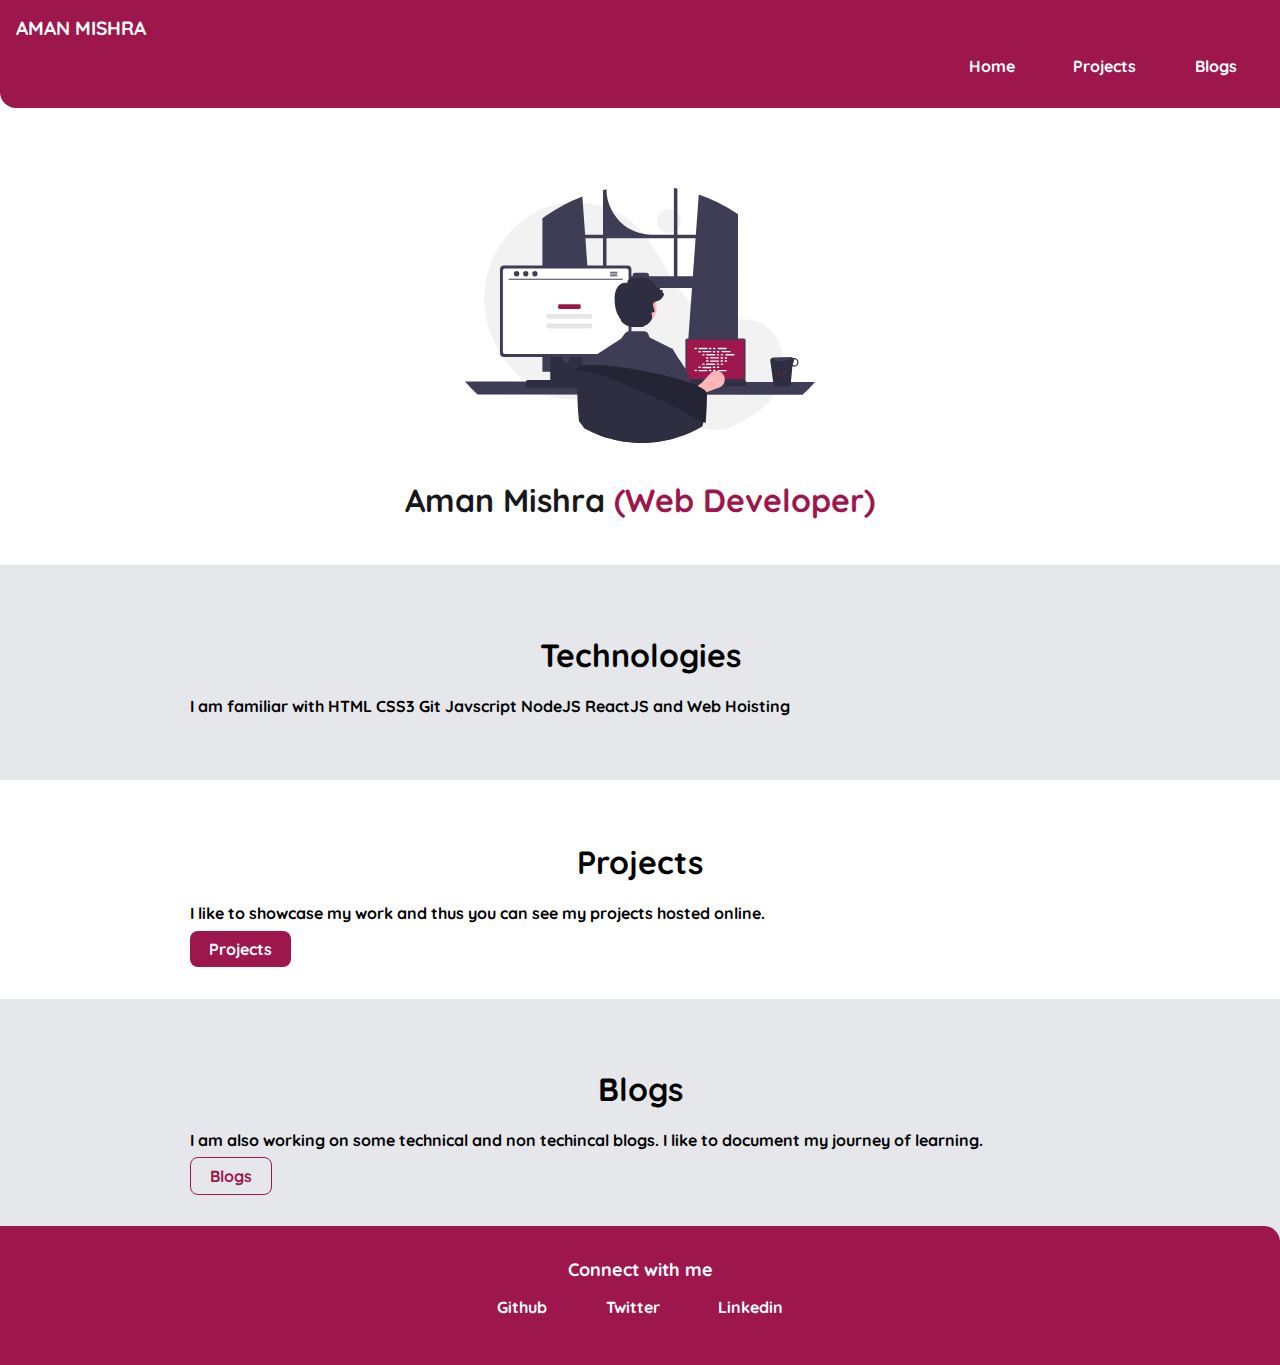
<file: index.html>
<!DOCTYPE html>
<html lang="en">
  <head>
    <meta charset="UTF-8" />
    <meta http-equiv="X-UA-Compatible" content="IE=edge" />
    <meta name="viewport" content="width=device-width, initial-scale=1.0" />
    <title>My portfolio</title>
    <link rel="stylesheet" href="styles.css" />
  </head>
  <body>
    <nav class="navigation container">
      <div class="nav-brand">AMAN MISHRA</div>
      <ul class="list-non-bullet nav-pills">
        <li class="list-item-inline">
          <a class="link link-active" href="/">Home</a>
        </li>
        <li class="list-item-inline">
          <a class="link" href="/projects.html">Projects</a>
        </li>
        <li class="list-item-inline">
          <a class="link" href="/blogs.html">Blogs</a>
        </li>
      </ul>
    </nav>

    <header class="hero">
      <img class="hero-image" src="/images/hero.svg" alt="header-img" />
      <h1 class="hero-heading">
        Aman Mishra <span class="special-text">(Web Developer)</span>
      </h1>
    </header>
    <section class="section ow">
      <div class="container container-center">
        <h1>Technologies</h1>
        <p>
          I am familiar with HTML CSS3 Git Javscript NodeJS ReactJS and Web
          Hoisting
        </p>
      </div>
    </section>
    <section class="section">
      <div class="container container-center">
        <h1>Projects</h1>
        <p>
          I like to showcase my work and thus you can see my projects hosted
          online.
        </p>
        <a class="link link-primary" href="/projects.html">Projects</a>
      </div>
    </section>
    <section class="section ow">
      <div class="container container-center">
        <h1>Blogs</h1>
        <p>
          I am also working on some technical and non techincal blogs. I like to
          document my journey of learning.
        </p>
        <a class="link link-secondary" href="/blogs.html">Blogs</a>
      </div>
    </section>
    <footer class="footer">
      <div class="footer-header">Connect with me</div>
      <ul class="social-links list-non-bullet">
        <li class="list-item-inline">
          <a class="link" href="https://github.com/mishra-aman">Github </a>
        </li>
        <li class="list-item-inline">
          <a class="link" href="https://twitter.com/shardamanm">Twitter</a>
        </li>
        <li class="list-item-inline">
          <a class="link" href="https://www.linkedin.com/in/aman-m-89256122b/"
            >Linkedin</a
          >
        </li>
      </ul>
    </footer>
  </body>
</html>
</file>
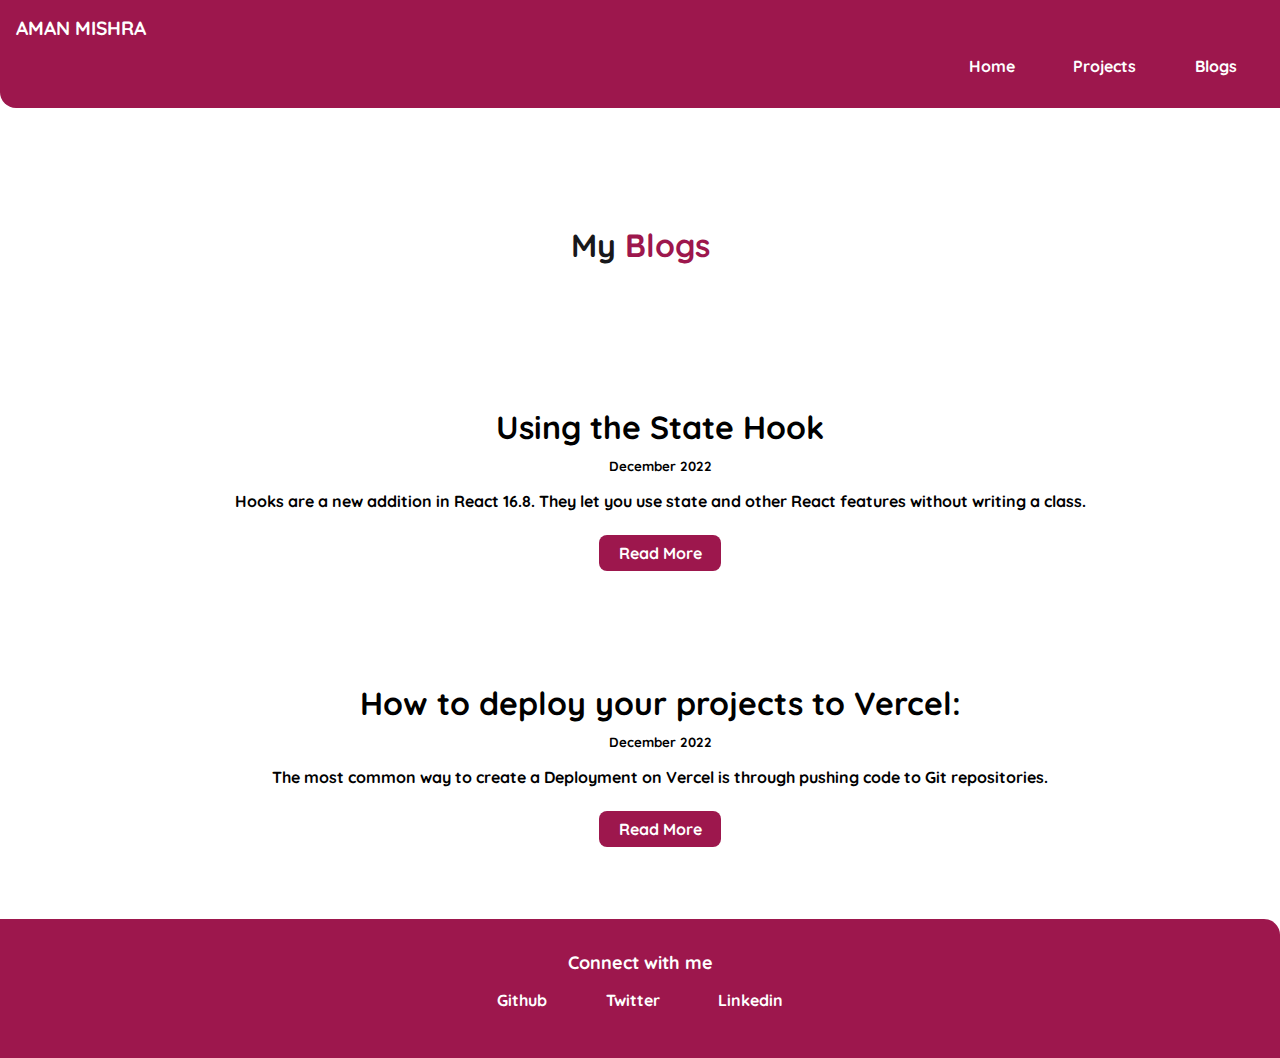
<file: blogs.html>
<!DOCTYPE html>
<html lang="en">
<head>
    <meta charset="UTF-8">
    <meta http-equiv="X-UA-Compatible" content="IE=edge">
    <meta name="viewport" content="width=device-width, initial-scale=1.0">
    <link rel="stylesheet" href="styles.css">
    <title>Blogs | Aman Mishra</title>
</head>
<body>
    <nav class="navigation container">
        <div class="nav-brand">AMAN MISHRA</div>
        <ul class="list-non-bullet nav-pills">
          <li class="list-item-inline">
            <a class="link" href="/">Home</a>
          </li>
          <li class="list-item-inline">
            <a class="link" href="/projects.html">Projects</a>
          </li>
          <li class="list-item-inline">
            <a class="link  link-active" href="/blogs.html">Blogs</a>
          </li>
        </ul>
      </nav>
    <header class="hero">
        <h1 class="hero-heading">
          My <span class="special-text">Blogs</span>
        </h1>
      </header>
      <ul class="list-non-bullet">
        <li>
            <article class="showcase-list container container-center">
                <h1>Using the State Hook</h1>
                <small>December 2022</small>
                <p>
                  Hooks are a new addition in React 16.8. They let you use state and other React features without writing a class.


                </p>

                <a class="link link-primary" href="./dummy-blog.html">Read More</a>
            </article>
        </li>
        <li>
            <article class="showcase-list container container-center">
                <h1>How to deploy your projects to Vercel:</h1>
                <small>December 2022</small>
                <p>
                  The most common way to create a Deployment on Vercel is through pushing code to Git repositories.
                </p>

                <a class="link link-primary" href="./dummy-blog2.html">Read More</a>
            </article>
        </li>
      </ul>
      <footer class="footer">
        <div class="footer-header">Connect with me</div>
        <ul class="social-links list-non-bullet">
          <li class="list-item-inline">
            <a class="link" href="https://github.com/mishra-aman">Github </a>
          </li>
          <li class="list-item-inline">
            <a class="link" href="https://twitter.com/shardamanm">Twitter</a>
          </li>
          <li class="list-item-inline">
            <a class="link" href="https://www.linkedin.com/in/aman-m-89256122b/">Linkedin</a>
          </li>
        </ul>
      </footer>
    
</body>
</html>
</file>
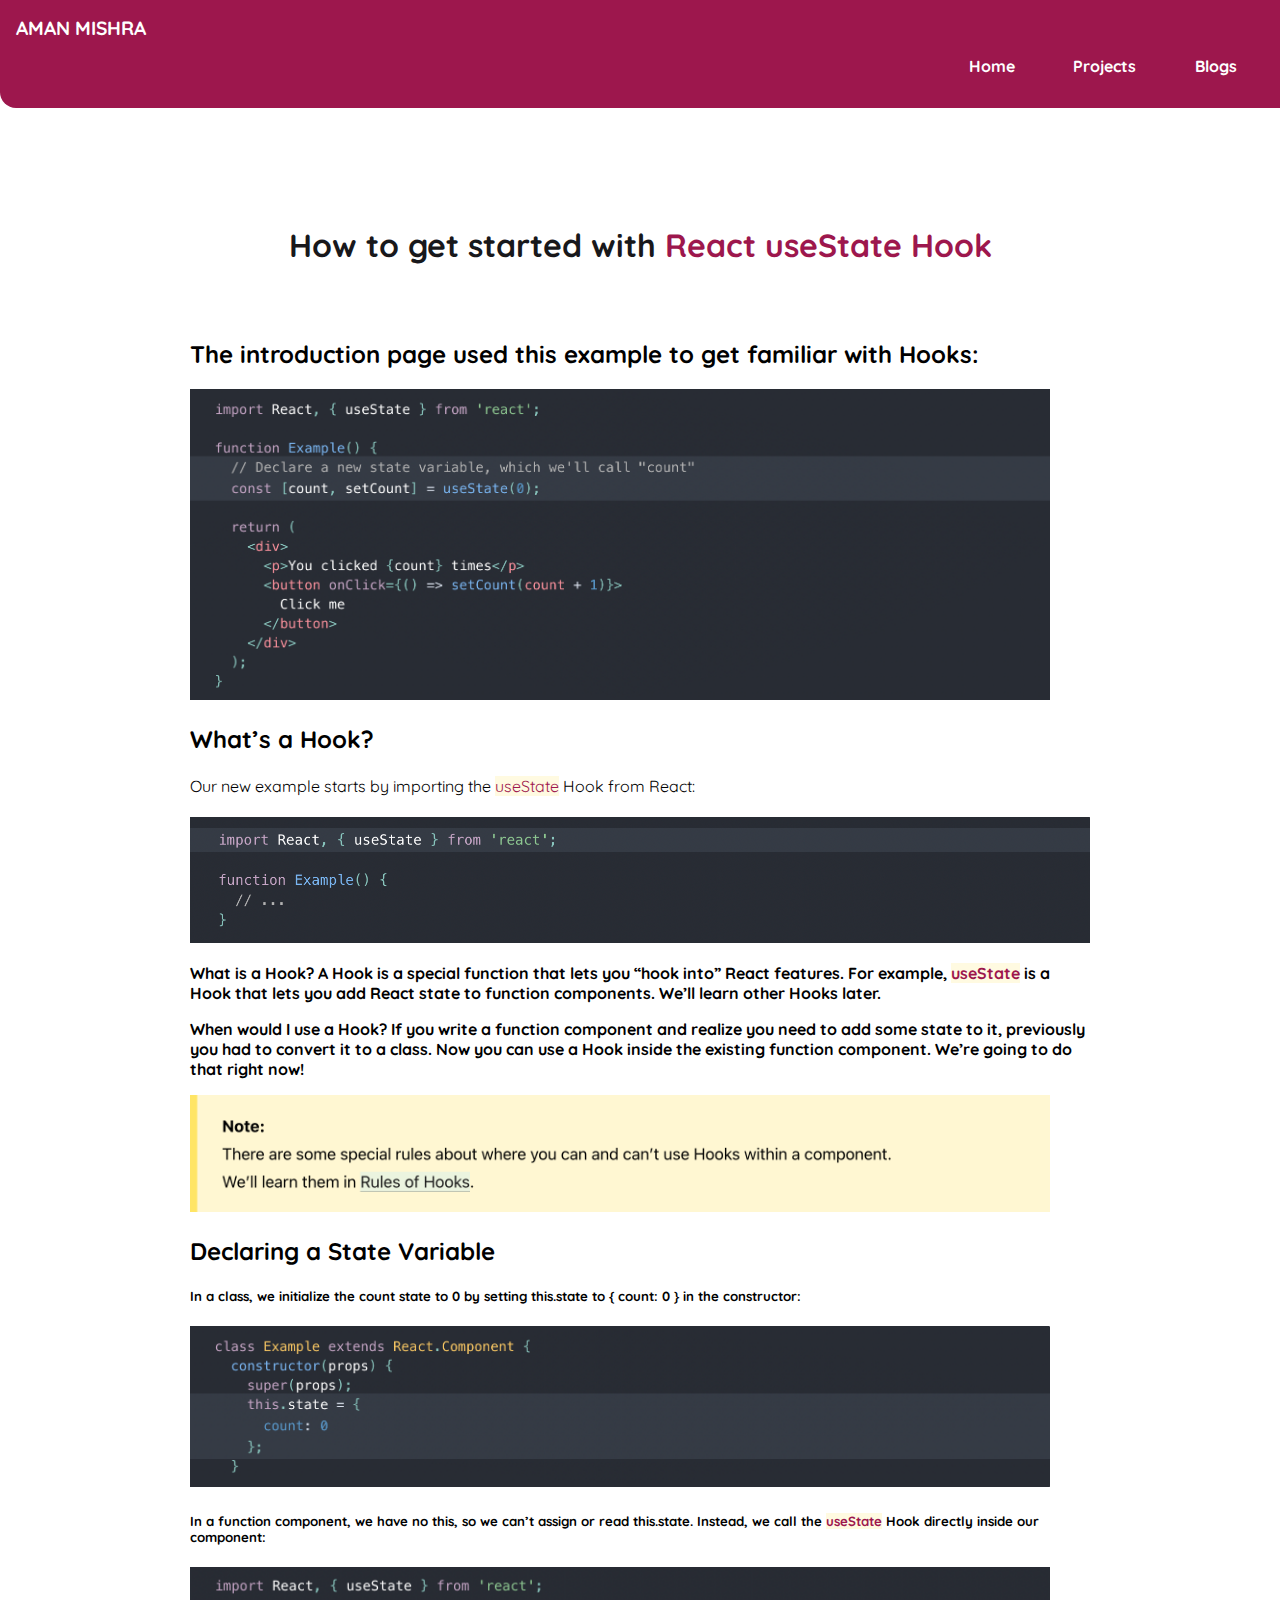
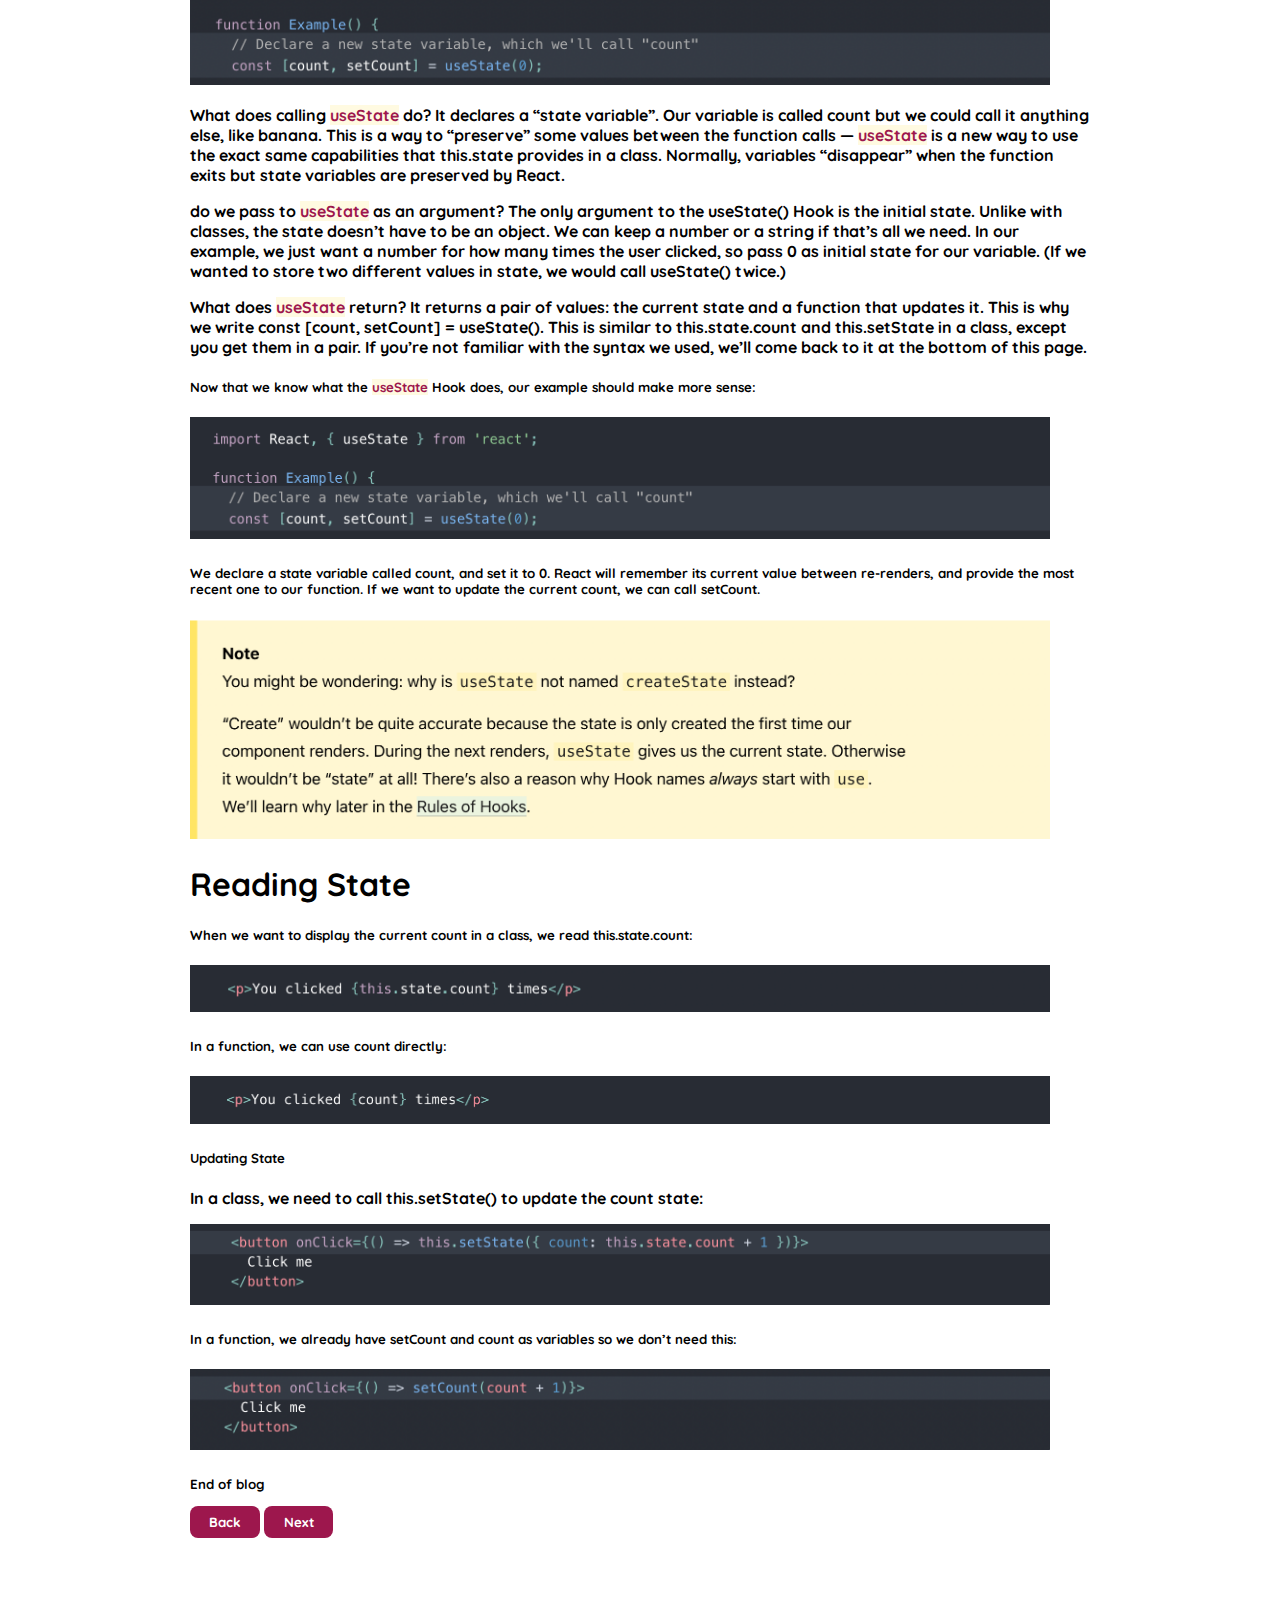
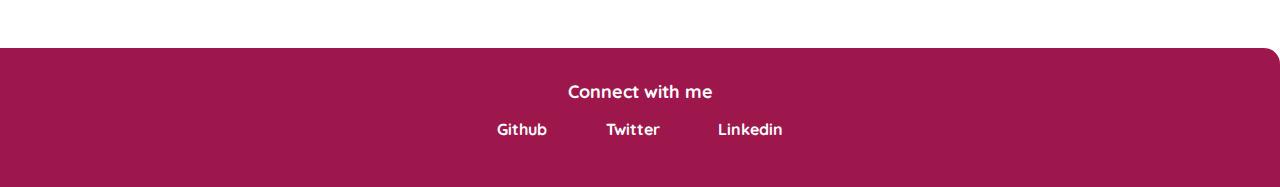
<file: dummy-blog.html>
<!DOCTYPE html>
<html lang="en">
<head>
    <meta charset="UTF-8">
    <meta http-equiv="X-UA-Compatible" content="IE=edge">
    <meta name="viewport" content="width=device-width, initial-scale=1.0">
    <link rel="stylesheet" href="styles.css">
    <title>Blogs| Aman Mishra</title>
</head>
<body>
    <nav class="navigation container">
        <div class="nav-brand">AMAN MISHRA</div>
        <ul class="list-non-bullet nav-pills">
          <li class="list-item-inline">
            <a class="link link-active" href="/">Home</a>
          </li>
          <li class="list-item-inline">
            <a class="link" href="/projects.html">Projects</a>
          </li>
          <li class="list-item-inline">
            <a class="link" href="/blogs.html">Blogs</a>
          </li>
        </ul>
      </nav>
      <header class="hero">
        <h1 class="hero-heading">
          How to get started with  <span class="special-text">React useState Hook</span>
        </h1>
      </header>

      <article class="container-center showcase-blog">
        <h2>The introduction page used this example to get familiar with Hooks:

        </h2>
        <img style="width: 860px;" src="./images/react-hook-text.png" alt="react-hook-text">

        <h2>What’s a Hook?</h2>

       <h4 style="font-weight:lighter">Our new example starts by importing the <span style="background-color: #fffae1";>useState</span> Hook from React:</h4>

        </h5>
        <img style="width: 900px;" src="./images/react-hook-img.png" alt="react-hook-img">
        <p>
          What is a Hook? A Hook is a special function that lets you “hook into” React features. 
          For example,  <span style="background-color: #fffae1";>useState</span> is a Hook that lets you add React state to function components. We’ll learn other Hooks later.
        </p>
        <p>When would I use a Hook? 
          If you write a function component and realize you need to add some state to it, previously you had to convert it to a class. Now you can use a Hook inside the existing function component. We’re going to do that right now!

        </p>
        <img  style="width: 860px;"src="./images/react-hook-note.png" alt="react-hook-note">


        <h2>Declaring a State Variable</h2>

        <h5>In a class, we initialize the count state to 0 by setting this.state to { count: 0 } in the constructor:</h5>
        <img  style="width: 860px;"src="./images/react-hook-class-example.png" alt="react-hook-class-example">
        <h5>In a function component, we have no this, so we can’t assign or read this.state. Instead, we call the  <span style="background-color: #fffae1";>useState</span> Hook directly inside our component:</h5>
        <img style="width: 860px;"
        
        src="./images/react-hook-func-example.png" alt="react-hook-func-example">

        <p> 
          <strong>What does calling  <span style="background-color: #fffae1";>useState</span> do?</strong>
           It declares a “state variable”. Our variable is called count but we could call it anything else, like banana. This is a way to “preserve” some values between the function calls —  <span style="background-color: #fffae1";>useState</span> is a new way to use the exact same capabilities that this.state provides in a class. Normally, variables “disappear” when the function exits but state variables are preserved by React.

        </p>
        <p><strong>do we pass to  <span style="background-color: #fffae1";>useState</span> as an argument?</strong>  The only argument to the useState() Hook is the initial state. Unlike with classes, the state doesn’t have to be an object. We can keep a number or a string if that’s all we need. In our example, we just want a number for how many times the user clicked, so pass 0 as initial state for our variable. (If we wanted to store two different values in state, we would call useState() twice.)

        </p>
        <p> <strong>What does  <span style="background-color: #fffae1";>useState</span> return?</strong>  It returns a pair of values: the current state and a function that updates it. This is why we write const [count, setCount] = useState(). This is similar to this.state.count and this.setState in a class, except you get them in a pair. If you’re not familiar with the syntax we used, we’ll come back to it at the bottom of this page.</p>
        <h5>Now that we know what the  <span style="background-color: #fffae1";>useState</span> Hook does, our example should make more sense:

        </h5>
        <img style="width: 860px;"     src="./images/react-hook-func-example2.png" alt="react-hook-func-example2">
        <h5>We declare a state variable called count, and set it to 0. React will remember its current value between re-renders, and provide the most recent one to our function. If we want to update the current count, we can call setCount.</h5>

        <img style="width: 860px;" src="./images/react-hook-note2.png" alt="react-hook-note2">
        <h1>Reading State</h1>
        <h5>When we want to display the current count in a class, we read this.state.count:

        </h5>
        <img style="width: 860px;"src="./images/read-state-img.png" alt="read-state-img">
        <h5>In a function, we can use count directly:</h5>
        <img style="width: 860px;" src="./images/read-state-img2.png" alt="read-state-img2">
        <h5>Updating State</h5>
        <p>In a class, we need to call this.setState() to update the count state:

        </p>
        <img  style="width: 860px; "src="./images/class-state-call-img.png" alt="class-state-call-img">
        <h5>In a function, we already have setCount and count as variables so we don’t need this:

        </h5>
        <img  style="width: 860px" src="./images/func-state-call-img.png" alt="func-state-call-img">
       <h5>End of blog<h5>
      
       <a class="link link-primary" href="./blogs.html">Back</a>
       <a class="link link-primary" href="./dummy-blog2.html">Next</a>
   
        

      </article>
    
      

      <footer class="footer">
        <div class="footer-header">Connect with me</div>
        <ul class="social-links list-non-bullet">
          <li class="list-item-inline">
            <a class="link" href="https://github.com/mishra-aman">Github </a>
          </li>
          <li class="list-item-inline">
            <a class="link" href="https://twitter.com/shardamanm">Twitter</a>
          </li>
          <li class="list-item-inline">
            <a class="link" href="https://www.linkedin.com/in/aman-m-89256122b/">Linkedin</a>
          </li>
        </ul>
      </footer>
    
</body>
</html>
</file>
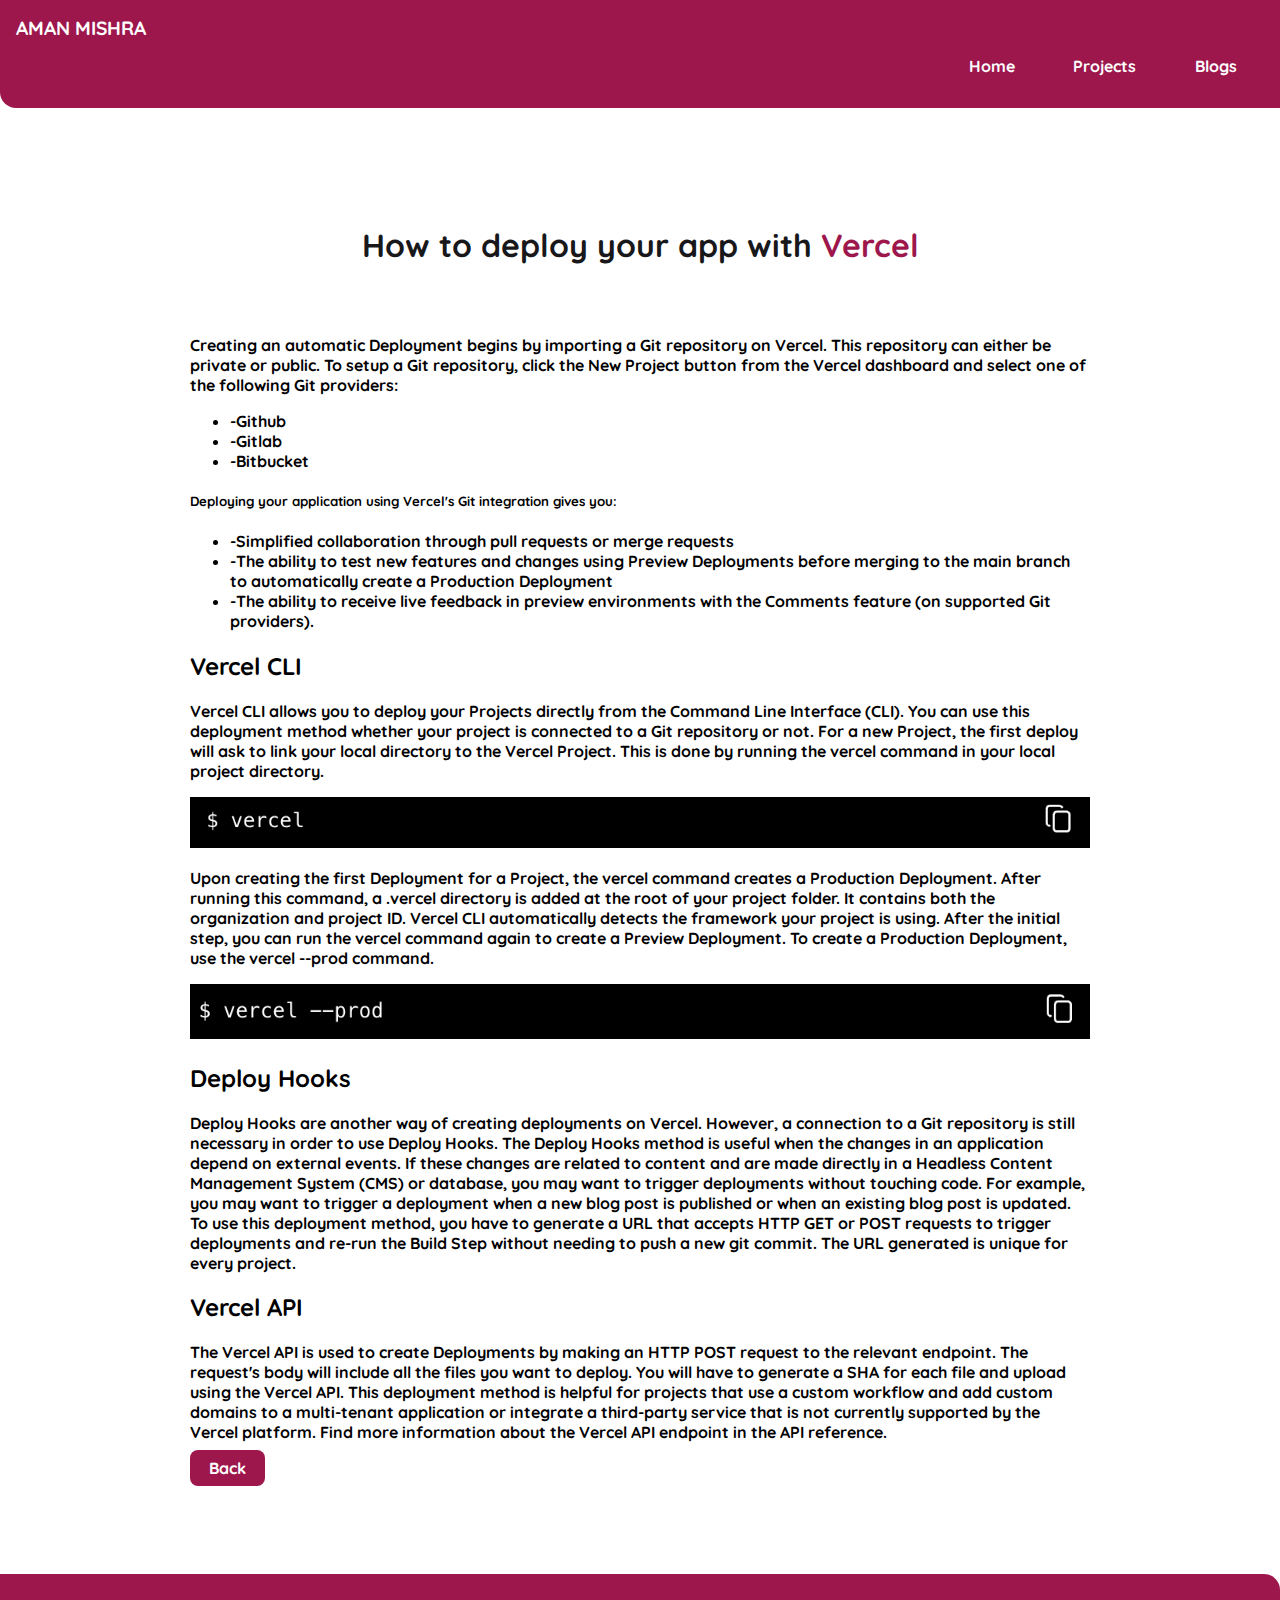
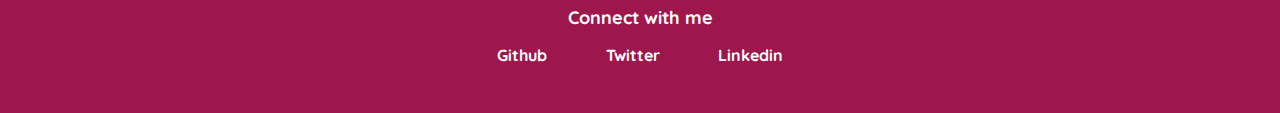
<file: dummy-blog2.html>
<!DOCTYPE html>
<html lang="en">
  <head>
    <meta charset="UTF-8" />
    <meta http-equiv="X-UA-Compatible" content="IE=edge" />
    <meta name="viewport" content="width=device-width, initial-scale=1.0" />
    <link rel="stylesheet" href="styles.css" />
    <title>Blogs| Aman Mishra</title>
  </head>
  <body>
    <nav class="navigation container">
      <div class="nav-brand">AMAN MISHRA</div>
      <ul class="list-non-bullet nav-pills">
        <li class="list-item-inline">
          <a class="link link-active" href="/">Home</a>
        </li>
        <li class="list-item-inline">
          <a class="link" href="/projects.html">Projects</a>
        </li>
        <li class="list-item-inline">
          <a class="link" href="/blogs.html">Blogs</a>
        </li>
      </ul>
    </nav>
    <header class="hero">
      <h1 class="hero-heading">
        How to deploy your app with <span class="special-text">Vercel</span>
      </h1>
    </header>

    <article class="container-center showcase-blog">
      <p>
        Creating an automatic Deployment begins by importing a Git repository on
        Vercel. This repository can either be private or public. To setup a Git
        repository, click the New Project button from the Vercel dashboard and
        select one of the following Git providers:
      </p>
      <ul>
        <li>-Github</li>
        <li>-Gitlab</li>
        <li>-Bitbucket</li>
      </ul>
      <h5>
        Deploying your application using Vercel's Git integration gives you:
      </h5>

      <ul>
        <li>
          -Simplified collaboration through pull requests or merge requests
        </li>
        <li>
          -The ability to test new features and changes using Preview
          Deployments before merging to the main branch to automatically create
          a Production Deployment
        </li>
        <li>
          -The ability to receive live feedback in preview environments with the
          Comments feature (on supported Git providers).
        </li>
      </ul>
      <h2>Vercel CLI</h2>
      <p>
        Vercel CLI allows you to deploy your Projects directly from the Command
        Line Interface (CLI). You can use this deployment method whether your
        project is connected to a Git repository or not. For a new Project, the
        first deploy will ask to link your local directory to the Vercel
        Project. This is done by running the vercel command in your local
        project directory.
      </p>
      <img
        style="width: 900px"
        src="./images/vercel-image1.png"
        alt="vercel-image1"
      />
      <p>
        Upon creating the first Deployment for a Project, the vercel command
        creates a Production Deployment. After running this command, a .vercel
        directory is added at the root of your project folder. It contains both
        the organization and project ID. Vercel CLI automatically detects the
        framework your project is using. After the initial step, you can run the
        vercel command again to create a Preview Deployment. To create a
        Production Deployment, use the vercel --prod command.
      </p>
      <img
        style="width: 900px"
        src="./images/vercel-image2.png"
        alt="vercel-image2"
      />
      <h2>Deploy Hooks</h2>
      <p>
        Deploy Hooks are another way of creating deployments on Vercel. However,
        a connection to a Git repository is still necessary in order to use
        Deploy Hooks. The Deploy Hooks method is useful when the changes in an
        application depend on external events. If these changes are related to
        content and are made directly in a Headless Content Management System
        (CMS) or database, you may want to trigger deployments without touching
        code. For example, you may want to trigger a deployment when a new blog
        post is published or when an existing blog post is updated. To use this
        deployment method, you have to generate a URL that accepts HTTP GET or
        POST requests to trigger deployments and re-run the Build Step without
        needing to push a new git commit. The URL generated is unique for every
        project.
      </p>
      <h2>Vercel API</h2>
      <p>
        The Vercel API is used to create Deployments by making an HTTP POST
        request to the relevant endpoint. The request's body will include all
        the files you want to deploy. You will have to generate a SHA for each
        file and upload using the Vercel API. This deployment method is helpful
        for projects that use a custom workflow and add custom domains to a
        multi-tenant application or integrate a third-party service that is not
        currently supported by the Vercel platform. Find more information about
        the Vercel API endpoint in the API reference.
      </p>

      <a class="link link-primary" href="./dummy-blog.html">Back</a>
    </article>

    <footer class="footer">
      <div class="footer-header">Connect with me</div>
      <ul class="social-links list-non-bullet">
        <li class="list-item-inline">
          <a class="link" href="https://github.com/mishra-aman">Github </a>
        </li>
        <li class="list-item-inline">
          <a class="link" href="https://twitter.com/shardamanm">Twitter</a>
        </li>
        <li class="list-item-inline">
          <a class="link" href="https://www.linkedin.com/in/aman-m-89256122b/"
            >Linkedin</a
          >
        </li>
      </ul>
    </footer>
  </body>
</html>
</file>
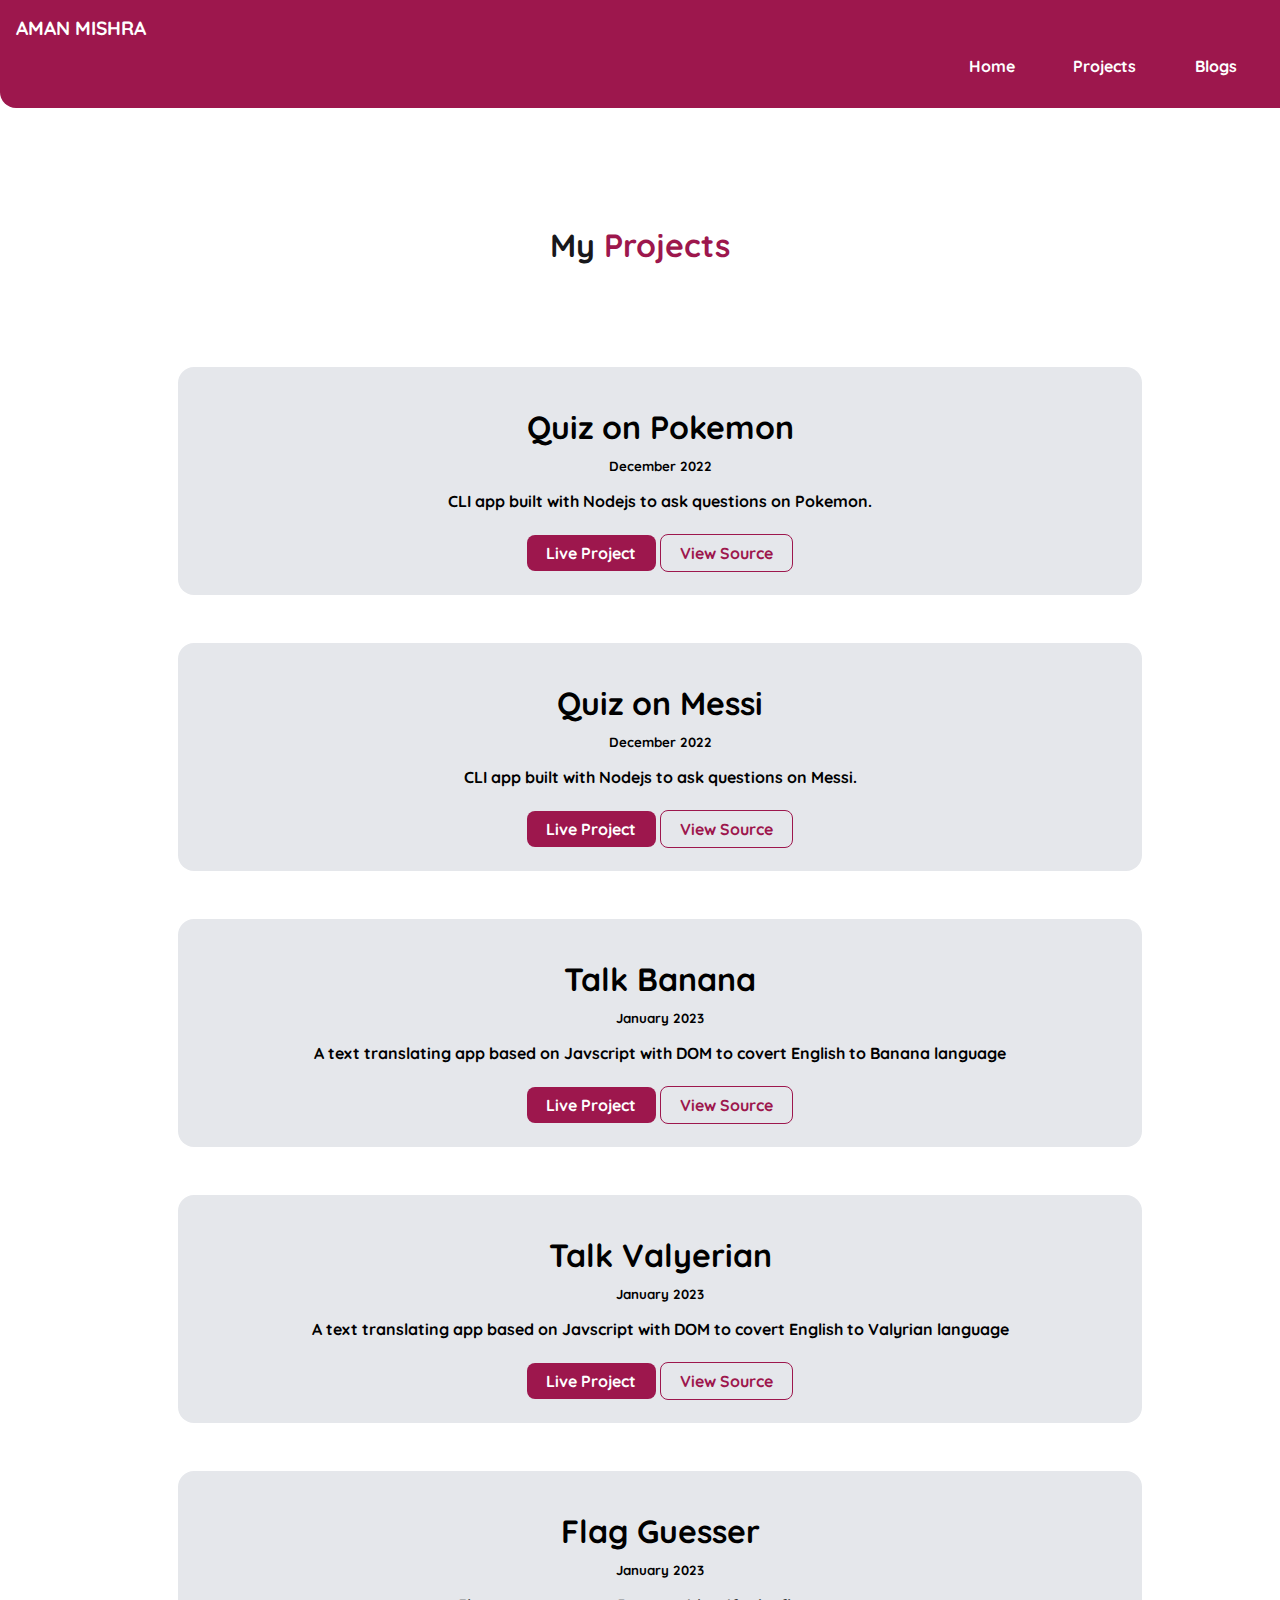
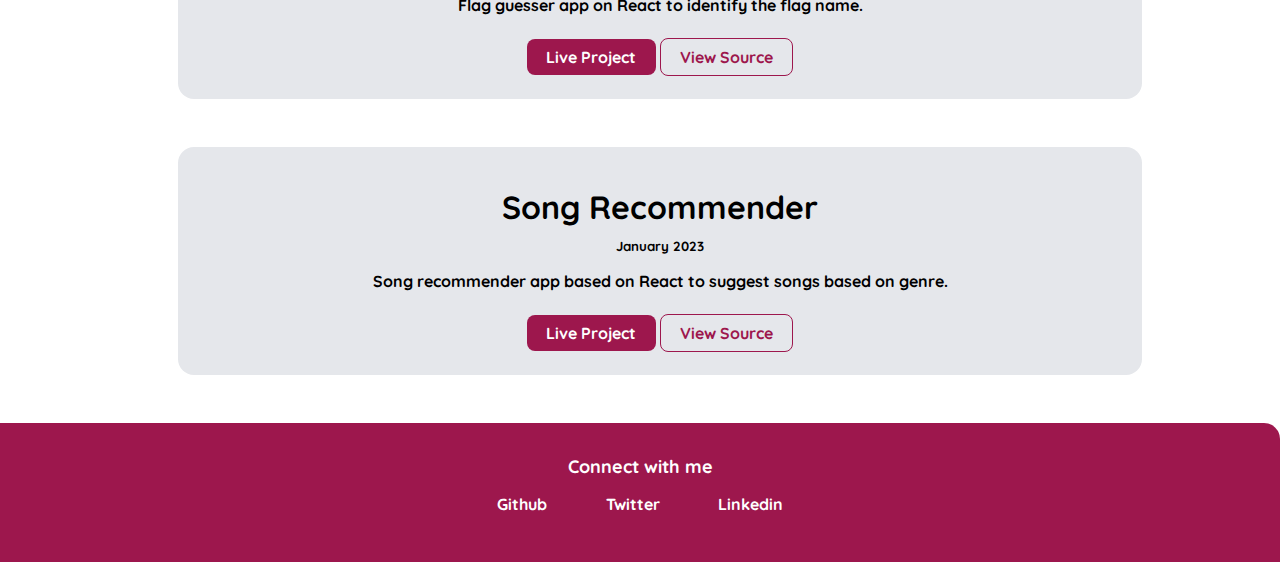
<file: projects.html>
<!DOCTYPE html>
<html lang="en">
  <head>
    <meta charset="UTF-8" />
    <meta http-equiv="X-UA-Compatible" content="IE=edge" />
    <meta name="viewport" content="width=device-width, initial-scale=1.0" />
    <title>Projects</title>
    <link rel="stylesheet" href="styles.css" />
  </head>
  <body>
    <nav class="navigation container">
      <div class="nav-brand">AMAN MISHRA</div>
      <ul class="list-non-bullet nav-pills">
        <li class="list-item-inline">
          <a class="link" href="/">Home</a>
        </li>
        <li class="list-item-inline">
          <a class="link link-active" href="/projects.html">Projects</a>
        </li>
        <li class="list-item-inline">
          <a class="link" href="/blogs.html">Blogs</a>
        </li>
      </ul>
    </nav>

    <header class="hero">      
        <h1 class="hero-heading">
        My <span class="special-text">Projects</span>
      </h1>
    </header>
    <ul class="list-non-bullet">
        <li>
          <article class="showcase-list container container-center ow">
            <h1>Quiz on Pokemon</h1>
            <small>December 2022</small>
            <p>CLI app built with <strong>Nodejs</strong> to ask questions on Pokemon.</p>
            <a  class="link link-primary" href="https://replit.com/@mishrashardaama/Quiz-On-Pokemon?embed=true">Live Project</a>
            <a class="link link-secondary" href="https://github.com/mishra-aman/neogcamp-cli-project-1">View Source</a>
      
      </article>
        </li>
        <li>
          <article class="showcase-list container container-center ow">
            <h1>Quiz on Messi</h1>
            <small>December 2022</small>
            <p>CLI app built with <strong>Nodejs</strong> to ask questions on Messi.</p>
            <a  class="link link-primary" href="https://replit.com/@mishrashardaama/How-Well-Do-You-Know-Messi-Quiz?embed=true">Live Project</a>
            <a class="link link-secondary" href="https://github.com/mishra-aman/neogcamp-quiz-on-messi">View Source</a>
          </article>
        </li> 
      <li>
        <article class="showcase-list container container-center ow">
          <h1>Talk Banana</h1>
        <small>January 2023</small>
        <p>A text translating app based on Javscript with <strong>DOM</strong> to covert English to Banana language</p>
        <a  class="link link-primary" href="https://mishra-banana-talk.netlify.app/">Live Project</a>
        <a class="link link-secondary" href="https://github.com/mishra-aman/Banana-Talk">View Source</a>
        </article>
    </li>
    <li>
      <article class="showcase-list container container-center ow">
        <h1>Talk Valyerian</h1>
      <small>January 2023</small>
      <p>A text translating app based on Javscript with <strong>DOM</strong> to covert English to Valyrian language</p>
      <a  class="link link-primary" href="https://mishra-talk-valyrian.netlify.app//">Live Project</a>
      <a class="link link-secondary" href="https://github.com/mishra-aman/valyrian-talk">View Source</a>
      </article>
  </li>
  <li>
    <article class="showcase-list container container-center ow">
      <h1>Flag Guesser</h1>
    <small>January 2023</small>
    <p>Flag guesser app on <strong>React</strong> to identify the flag name.</p>
    <a  class="link link-primary" href="https://foprn6.csb.app/">Live Project</a>
    <a class="link link-secondary" href="https://github.com/mishra-aman/Flag-Guesser">View Source</a>
    </article>
</li>
<li>
  <article class="showcase-list container container-center ow">
    <h1>Song Recommender</h1>
  <small>January 2023</small>
  <p>Song recommender app based on <strong>React</strong> to suggest songs based on genre.</p>
  <a  class="link link-primary" href="https://3qvncv.csb.app/">Live Project</a>
  <a class="link link-secondary" href="https://github.com/mishra-aman/Song-Recommender">View Source</a>
  </article>
</li>

    </ul>

    <footer class="footer">
      <div class="footer-header">Connect with me</div>
      <ul class="social-links list-non-bullet">
        <li class="list-item-inline">
          <a class="link" href="https://github.com/mishra-aman">Github </a>
        </li>
        <li class="list-item-inline">
          <a class="link" href="https://twitter.com/shardamanm">Twitter</a>
        </li>
        <li class="list-item-inline">
          <a class="link" href="https://www.linkedin.com/in/aman-m-89256122b/">Linkedin</a>
        </li>
      </ul>
   
  </body>
</html>
</file>
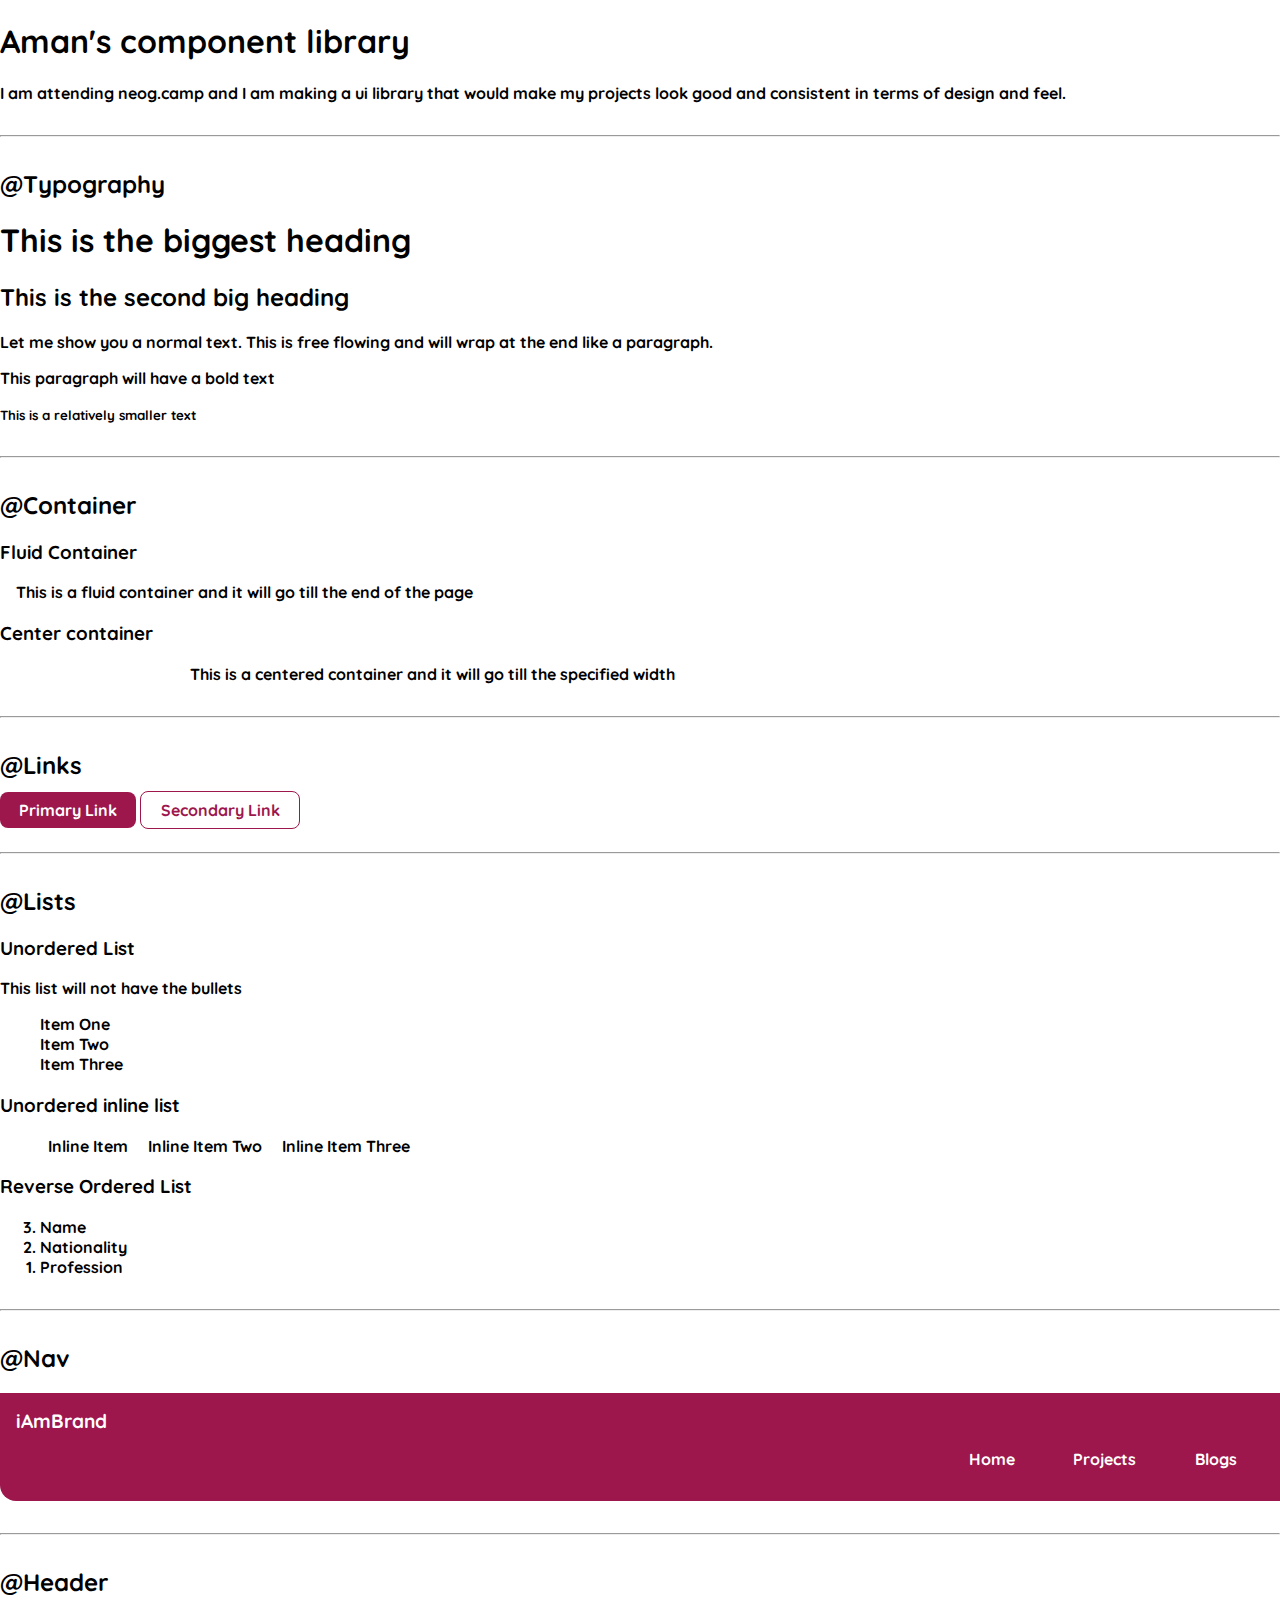
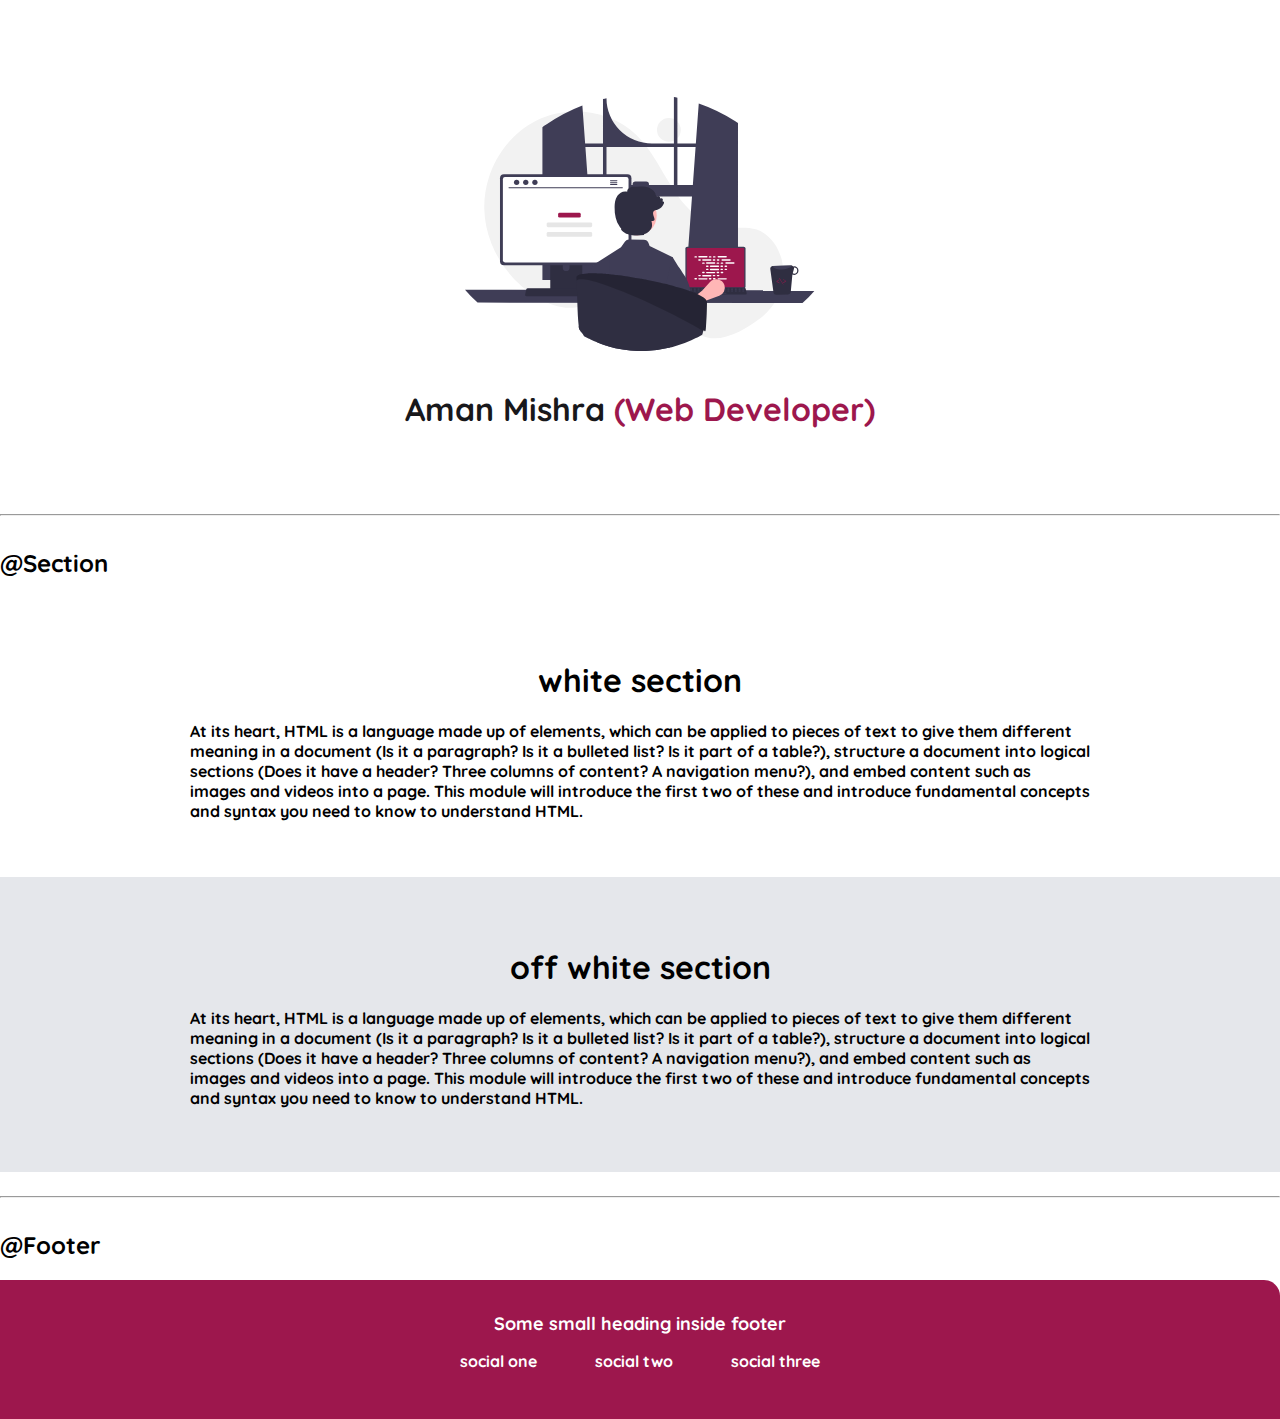
<file: lib/components.html>
<!DOCTYPE html>
<html lang="en">
  <head>
    <meta charset="UTF-8" />
    <meta http-equiv="X-UA-Compatible" content="IE=edge" />
    <meta name="viewport" content="width=device-width, initial-scale=1.0" />
    <title>Component Library</title>
    <link rel="stylesheet" href="/styles.css" />
  </head>
  <body>
    <h1>Aman's component library</h1>
    <p>
      I am attending neog.camp and I am making a ui library that would make my
      projects look good and consistent in terms of design and feel.
    </p>

    <hr />

    <h2>@Typography</h2>

    <h1>This is the biggest heading</h1>
    <h2>This is the second big heading</h2>
    <p>
      Let me show you a normal text. This is free flowing and will wrap at the
      end like a paragraph.
    </p>
    <p>This paragraph will have a <strong>bold</strong> text</p>
    <small>This is a relatively smaller text</small>

    <hr />

    <h2>@Container</h2>

    <h3>Fluid Container</h3>
    <div class="container">
      This is a fluid container and it will go till the end of the page
    </div>

    <h3>Center container</h3>
    <div class="container container-center">
      This is a centered container and it will go till the specified width
    </div>

    <hr />
    <h2>@Links</h2>

    <a class="link link-primary" href="/">Primary Link</a>
    <a class="link link-secondary" href="/">Secondary Link</a>

    <hr />

    <h2>@Lists</h2>

    <h3>Unordered List</h3>
    <p>This list will not have the bullets</p>

    <ul class="list-non-bullet">
      <li>Item One</li>
      <li>Item Two</li>
      <li>Item Three</li>
    </ul>

    <h3>Unordered inline list</h3>
    <ul class="list-non-bullet">
      <li class="list-item-inline">Inline Item</li>
      <li class="list-item-inline">Inline Item Two</li>
      <li class="list-item-inline">Inline Item Three</li>
    </ul>

    <h3>Reverse Ordered List</h3>
    <ol reversed>
      <li>Name</li>
      <li>Nationality</li>
      <li>Profession</li>
    </ol>

    <hr />

    <h2>@Nav</h2>
    <nav class="navigation container">
      <div class="nav-brand">iAmBrand</div>
      <ul class="list-non-bullet nav-pills">
        <li class="list-item-inline">
          <a class="link link-active" href="/">Home</a>
        </li>
        <li class="list-item-inline">
          <a class="link" href="/">Projects</a>
        </li>
        <li class="list-item-inline">
          <a class="link" href="/">Blogs</a>
        </li>
      </ul>
    </nav>

    <hr />

    <h2>@Header</h2>

    <header class="hero">
      <img class="hero-image" src="/images/hero.svg" alt="header-img" />
      <h1 class="hero-heading">
        Aman Mishra <span class="special-text">(Web Developer)</span>
      </h1>
    </header>

    <hr />
    <h2>@Section</h2>

    <section class="section">
      <div class="container container-center">
        <h1>white section</h1>
        <p>
          At its heart, HTML is a language made up of elements, which can be
          applied to pieces of text to give them different meaning in a document
          (Is it a paragraph? Is it a bulleted list? Is it part of a table?),
          structure a document into logical sections (Does it have a header?
          Three columns of content? A navigation menu?), and embed content such
          as images and videos into a page. This module will introduce the first
          two of these and introduce fundamental concepts and syntax you need to
          know to understand HTML.
        </p>
      </div>
    </section>

    <section class="section ow">
      <div class="container container-center">
        <h1>off white section</h1>
        <p>
          At its heart, HTML is a language made up of elements, which can be
          applied to pieces of text to give them different meaning in a document
          (Is it a paragraph? Is it a bulleted list? Is it part of a table?),
          structure a document into logical sections (Does it have a header?
          Three columns of content? A navigation menu?), and embed content such
          as images and videos into a page. This module will introduce the first
          two of these and introduce fundamental concepts and syntax you need to
          know to understand HTML.
        </p>
      </div>
    </section>

    <hr />

    <h2>@Footer</h2>

    <footer class="footer">
      <div class="footer-header">Some small heading inside footer</div>
      <ul class="social-links list-non-bullet">
        <li class="list-item-inline">
          <a class="link" href="/"> social one </a>
        </li>
        <li class="list-item-inline">
          <a class="link" href="/">social two </a>
        </li>
        <li class="list-item-inline">
          <a class="link" href="/">social three</a>
        </li>
      </ul>
    </footer>
  </body>
</html>
</file>
<file: styles.css>
@import url("https://fonts.googleapis.com/css2?family=Quicksand:wght@400;700&display=swap");

:root {
  --primary-color: #9d174d;
  --off-white: #e5e7eb;
  --dark-zinc: #18181b;
}

body {
  font-family: "Quicksand", sans-serif;
  margin: 0px auto;
  font-weight: bold;
}

hr {
  margin: 2rem 0rem;
}

/** container styles **/

.container {
  padding: 0rem 1rem;
}

.container-center {
  max-width: 900px;
  margin: auto;
}

/** links styles **/

.link {
  text-decoration: none;
  padding: 0.5rem 1.2rem;
  box-sizing: border-box;
}

.link-primary {
  background-color: var(--primary-color);
  border-radius: 0.5rem;
  color: white;
}
.link-secondary {
  color: var(--primary-color);
  border-radius: 0.5rem;
  border: 1px solid var(--primary-color);
}

/** lists styles **/

.list-non-bullet {
  list-style: none;
}

.list-item-inline {
  display: inline;
  padding: 0rem 0.5rem;
}

/** nav styles **/

.navigation {
  background-color: var(--primary-color);
  color: white;
  padding: 1rem;
  border-bottom-left-radius: 1rem;
}

.navigation .nav-brand {
  font-weight: bold;
  font-size: 1.2rem;
}
.navigation .nav-pills {
  text-align: right;
}

.navigation .link {
  color: white;
}

.navigation .link-active {
  font-weight: bold;
}

/** styles for header **/

.hero {
  padding: 2rem;
  padding-top: 5rem;
}

.hero .hero-image {
  max-width: 350px;
  display: block;
  margin: auto;
}

.hero .hero-heading {
  text-align: center;
  padding-top: 1rem;
  color: var(--dark-zinc);
}

span {
  color: var(--primary-color);
}

/** styles for section **/

.section {
  padding: 3rem;
  margin: -8px;
}

.section h1 {
  text-align: center;
}

.ow {
  background-color: var(--off-white);
}

/** styles for footer **/

.footer {
  background-color: var(--primary-color);
  padding: 2rem 1rem;
  text-align: center;
  color: white;
  border-top-right-radius: 1rem;
}
.footer .link {
  color: white;
}

.footer .footer-header {
  font-weight: bold;
  font-size: large;
}
.footer ul {
  padding-inline-start: 0px;
}

/** projects **/
.showcase-list {
  padding: 2rem;
  border-radius: 1rem;
  text-align: center;
  margin: 3rem auto;
}
.showcase-list h1 {
  margin: 0.5rem;
}

.showcase-list p {
  padding-bottom: 1rem;
}

/** blogs **/

.showcase-blog {
  padding-bottom: 6rem;
}

@media (max-width: 900px) {
  body {
    max-width: 95%;
    width: 100%;
  }

  .list-item-inline {
    display: inline;
    padding: 0rem;
  }

  .container-center {
    width: auto;
  }

  .link-primary {
    display: block;
  }
}

@media (max-width: 768px) {
  .link {
    padding: 0.5rem 1.5rem;
  }

  .link-primary {
    max-width: 140px;
    padding: 0.6rem 1.2rem;
    background-color: var(--primary-color);
    color: #fff;
    margin: 1rem auto;
    text-align: center;
  }
}

@media (min-width: 320px) and (max-width: 450px) {
  body {
    width: 100%;
    margin: 0;
  }
  .navigation.container {
    padding: 1rem 5rem;
    width: 100%;
  }
  .nav-pills {
    display: flex;
    justify-content: space-evenly;
    width: 30%;
  }
  .footer {
    width: 90%;
    margin-top: 0.4rem;
    padding: 3rem;
  }
  .social-links {
    display: flex;
    justify-content: space-evenly;
    width: 90%;
  }
  section {
    width: 90%;
  }
  .container-center {
    margin-left: 5px;
  }

  img {
    height: auto;
    max-width: 100%;
  }
  .list-non-bullet {
    margin-right: 20px;
  }

  .hero .hero-image {
    max-width: 250px;
    display: block;
    margin: auto;
  }
}
</file>
